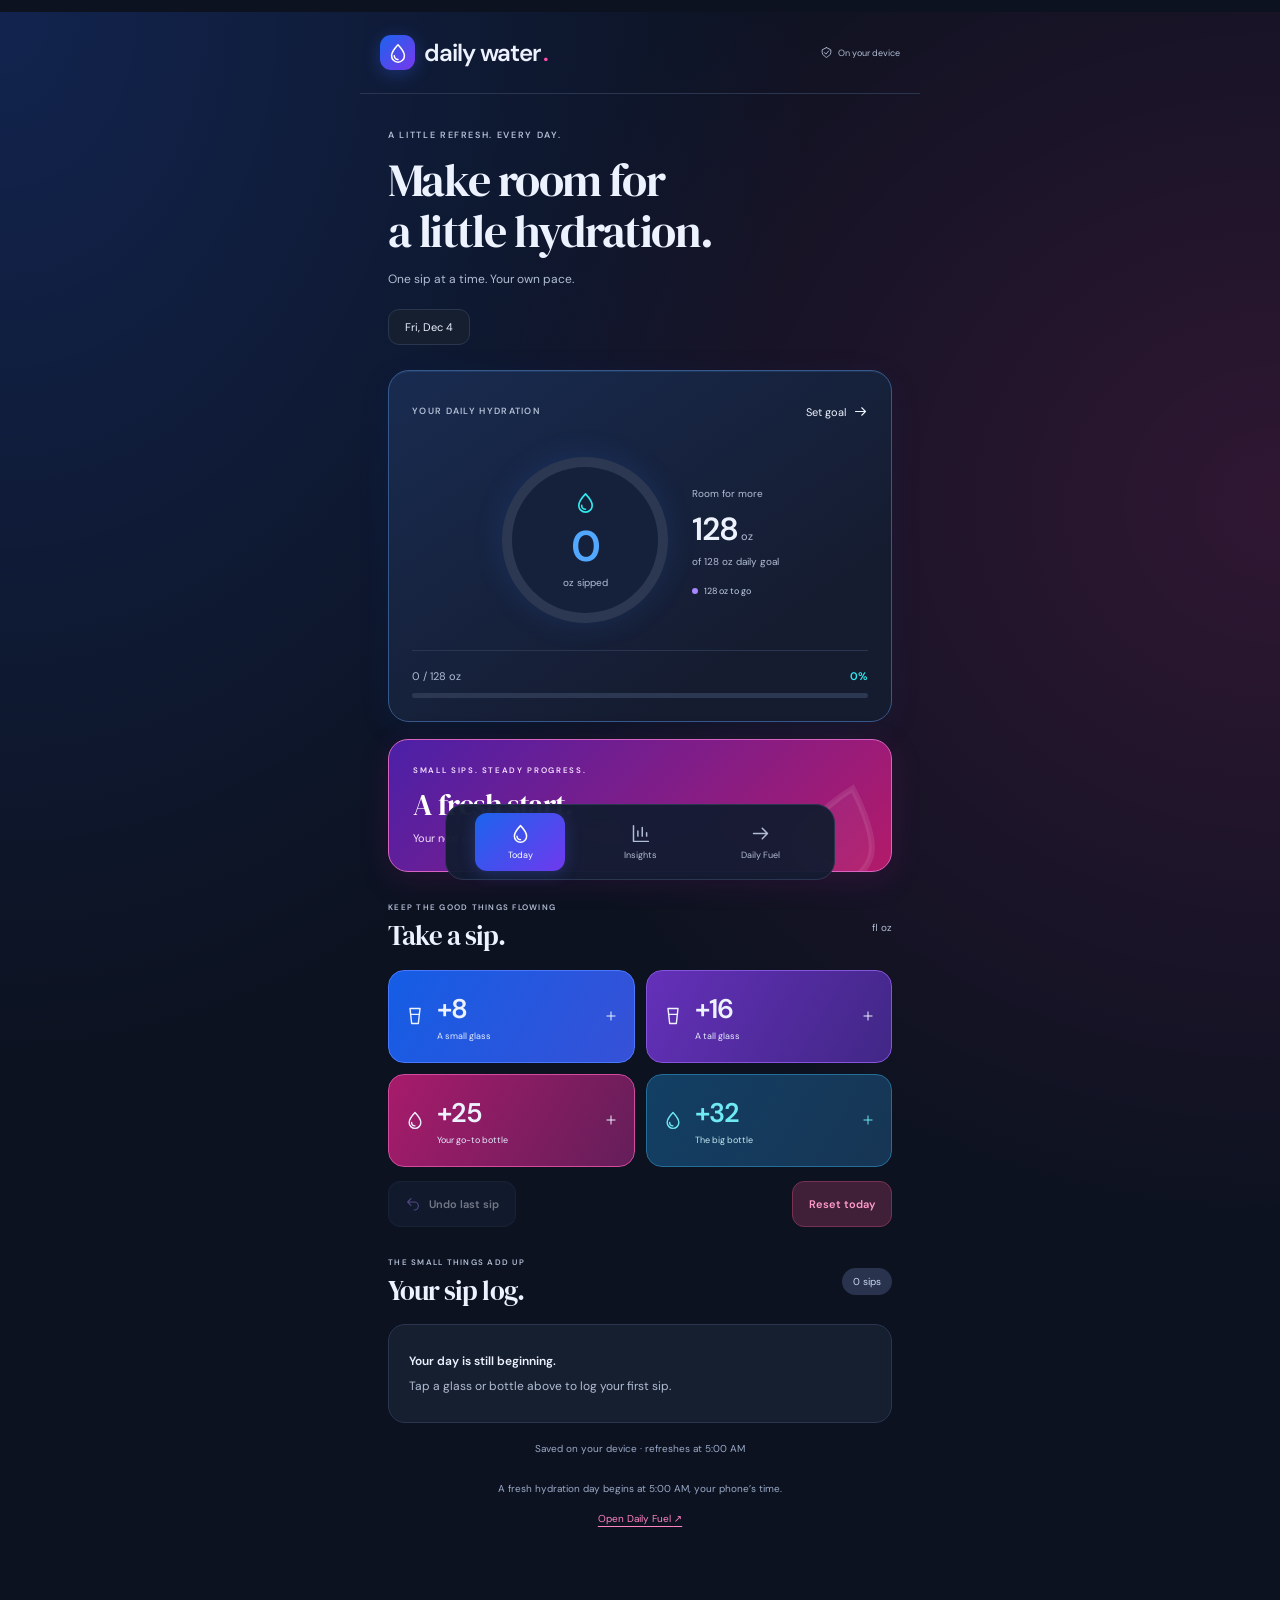
<file: index.html>
<!doctype html>
<html lang="en">
<head>
  <meta charset="UTF-8">
  <meta name="viewport" content="width=device-width, initial-scale=1, viewport-fit=cover">
  <meta name="theme-color" content="#0c1220">
  <meta name="description" content="Your hydration, one sip at a time. A vibrant water tracker with device-saved history.">
  <meta name="apple-mobile-web-app-capable" content="yes">
  <meta name="apple-mobile-web-app-status-bar-style" content="black-translucent">
  <meta name="apple-mobile-web-app-title" content="Daily Water">
  <link rel="manifest" href="manifest.json">
  <link rel="icon" href="icon.svg" type="image/svg+xml">
  <link rel="apple-touch-icon" href="180.png">
  <link rel="stylesheet" href="style.css">
  <title>Daily Water · Hydration</title>
</head>
<body>
  <svg class="svg-defs" aria-hidden="true" xmlns="http://www.w3.org/2000/svg"><defs>
    <symbol id="drop" viewBox="0 0 24 24"><path d="M12 3s-7 7.4-7 12a7 7 0 0 0 14 0c0-4.6-7-12-7-12Z"/><path d="M8 15a4 4 0 0 0 4 4"/></symbol>
    <symbol id="plus" viewBox="0 0 24 24"><path d="M12 5v14M5 12h14"/></symbol>
    <symbol id="chart" viewBox="0 0 24 24"><path d="M4 3v18h17M9 15V9m5 6V5m5 10v-4"/></symbol>
    <symbol id="undo" viewBox="0 0 24 24"><path d="m9 4-5 5 5 5M4 9h10a6 6 0 0 1 0 12"/></symbol>
    <symbol id="arrow" viewBox="0 0 24 24"><path d="M4 12h16m-6-6 6 6-6 6"/></symbol>
    <symbol id="shield" viewBox="0 0 24 24"><path d="m12 3 8 4v5c0 5-8 9-8 9s-8-4-8-9V7l8-4Z"/><path d="m8 12 3 3 5-6"/></symbol>
    <symbol id="cup" viewBox="0 0 24 24"><path d="m6 3 2 18h8l2-18H6Zm1 7h10"/></symbol>
  </defs></svg>
  <header class="brand-bar"><a class="brand" href="./"><span class="brand-mark"><svg class="icon"><use href="#drop"/></svg></span>daily water<span class="brand-dot">.</span></a><span class="device-tag"><svg class="icon"><use href="#shield"/></svg>On your device</span></header>
  <main class="pager" id="pager">
    <section class="page" id="today-page" aria-label="Today">
      <div class="app">
        <div class="page-intro"><p class="eyebrow">A LITTLE REFRESH. EVERY DAY.</p><h1>Make room for<br>a little hydration.</h1><p class="intro-copy">One sip at a time. Your own pace.</p><span class="date-pill" id="today-label">Today</span></div>
        <section class="card hydration-card" aria-label="Daily hydration">
          <div class="card-top"><p class="eyebrow">YOUR DAILY HYDRATION</p><button class="text-button" onclick="setGoalPrompt()">Set goal <svg class="icon"><use href="#arrow"/></svg></button></div>
          <div class="energy-content"><div class="ring" id="water-ring" style="--progress:0deg"><div class="ring-center"><svg class="icon ring-drop"><use href="#drop"/></svg><strong id="bigNumber">0</strong><span>oz sipped</span></div></div><div class="energy-info"><p id="remaining-label">Room for more</p><strong id="remaining-number">128<span> oz</span></strong><p>of <span id="goalText1">128</span> oz daily goal</p><span class="goal-legend"><i></i><span id="remainingText">128 oz left</span></span></div></div>
          <div class="progressWrap"><div class="progressTop"><span id="progressText">0 / 128</span><strong id="percentPill">0%</strong></div><div class="bar"><div class="fill" id="fill"></div></div></div>
        </section>
        <section class="moment-card"><div><p class="eyebrow">SMALL SIPS. STEADY PROGRESS.</p><h2 id="encouragement">A fresh start.</h2><p id="encouragement-copy">Your next glass is a good place to begin.</p></div><svg class="moment-drop"><use href="#drop"/></svg></section>
        <section aria-label="Add water"><div class="section-heading"><div><p class="eyebrow">KEEP THE GOOD THINGS FLOWING</p><h2>Take a sip.</h2></div><span class="units-label">fl oz</span></div><div class="quick-grid">
          <button class="sip sip-blue" onclick="addWater(8)" aria-label="Add 8 ounces"><svg class="icon"><use href="#cup"/></svg><span><strong>+8</strong><small>A small glass</small></span><svg class="icon add-icon"><use href="#plus"/></svg></button>
          <button class="sip sip-violet" onclick="addWater(16)" aria-label="Add 16 ounces"><svg class="icon"><use href="#cup"/></svg><span><strong>+16</strong><small>A tall glass</small></span><svg class="icon add-icon"><use href="#plus"/></svg></button>
          <button class="sip sip-pink" onclick="addWater(25)" aria-label="Add 25 ounces"><svg class="icon"><use href="#drop"/></svg><span><strong>+25</strong><small>Your go-to bottle</small></span><svg class="icon add-icon"><use href="#plus"/></svg></button>
          <button class="sip sip-cyan" onclick="addWater(32)" aria-label="Add 32 ounces"><svg class="icon"><use href="#drop"/></svg><span><strong>+32</strong><small>The big bottle</small></span><svg class="icon add-icon"><use href="#plus"/></svg></button>
        </div><div class="utility-row"><button id="undo-button" class="secondary" onclick="undoLast()"><svg class="icon"><use href="#undo"/></svg>Undo last sip</button><button class="danger" onclick="reset()">Reset today</button></div></section>
        <section><div class="section-heading"><div><p class="eyebrow">THE SMALL THINGS ADD UP</p><h2>Your sip log.</h2></div><span class="pill" id="entry-count">0 sips</span></div><div class="sip-log" id="sip-log"></div></section>
        <p class="status" id="status" role="status">Saved on your device</p><p class="page-footer">A fresh hydration day begins at 5:00 AM, your phone’s time.<br><a href="https://matthewg6.github.io/daily-fuel/">Open Daily Fuel <span aria-hidden="true">↗</span></a></p>
      </div>
    </section>
    <section class="page" id="insights-page" aria-label="Insights" inert>
      <div class="app"><div class="page-intro"><p class="eyebrow">A LITTLE PERSPECTIVE</p><h1>Find your flow.</h1><p class="intro-copy">Your hydration habits, over time.</p></div>
      <section class="card insights-card"><div class="card-top"><h2>Your rhythm.</h2><span class="pill"><i class="dot"></i><span id="goalText2">128</span> oz goal</span></div><p class="subtitle" id="weekStats">No entries yet</p><div class="chartTabs" role="group" aria-label="Chart range"><button class="tabBtn active" id="tab-day" onclick="setChartRange('day')">Day</button><button class="tabBtn" id="tab-week" onclick="setChartRange('week')">Week</button><button class="tabBtn" id="tab-month" onclick="setChartRange('month')">Month</button><button class="tabBtn" id="tab-year" onclick="setChartRange('year')">Year</button></div><div class="chart-wrap"><canvas id="insightsChart" role="img" aria-label="Water intake chart"></canvas><p id="chart-fallback" hidden>Chart unavailable. Your saved water log is still ready to use.</p></div></section>
      <section class="insights-note"><svg class="icon"><use href="#drop"/></svg><h2>Every glass adds up.</h2><p>Use Day to see individual sips. Week shows daily totals; Month and Year show averages across calendar periods, including unlogged days.</p><p>Your current goal is shown above. The hydration day starts at 5:00 AM in your device’s time zone.</p></section><button class="primary" onclick="goToPage(0)">Back to your day <svg class="icon"><use href="#arrow"/></svg></button><p class="page-footer">Your water history stays on this device.</p></div>
    </section>
  </main>
  <nav class="bottom-nav" aria-label="Main navigation"><button class="nav-item active" id="nav-today" onclick="goToPage(0)" aria-current="page"><svg class="icon"><use href="#drop"/></svg><span>Today</span></button><button class="nav-item" id="nav-insights" onclick="goToPage(1)"><svg class="icon"><use href="#chart"/></svg><span>Insights</span></button><a class="nav-item" href="https://matthewg6.github.io/daily-fuel/"><svg class="icon"><use href="#arrow"/></svg><span>Daily Fuel</span></a></nav>
  <dialog id="goal-dialog"><div class="dialog-head"><div><p class="eyebrow">MAKE IT YOURS</p><h2>Your daily target.</h2></div><button class="close-dialog" aria-label="Close goal dialog" onclick="document.getElementById('goal-dialog').close()">×</button></div><p class="intro-copy">Choose the amount that works for you. The starting goal is a preset, not a personalized recommendation.</p><form id="goal-form"><label for="goal-input">Daily water goal <span>fluid ounces</span></label><input id="goal-input" type="number" inputmode="decimal" min="1" max="10000" step="1" required><p id="goal-error" class="form-error" role="alert"></p><button class="primary" type="submit">Save my goal <svg class="icon"><use href="#arrow"/></svg></button></form></dialog>
  <dialog id="reset-dialog"><div class="dialog-head"><div><p class="eyebrow">A FRESH START</p><h2>Reset today’s sips?</h2></div><button class="close-dialog" aria-label="Close reset dialog" onclick="document.getElementById('reset-dialog').close()">×</button></div><p class="intro-copy">This removes today’s water entries. Your earlier history stays saved.</p><div class="utility-row"><button class="secondary" onclick="document.getElementById('reset-dialog').close()">Keep my sips</button><button class="danger" id="confirm-reset">Reset today</button></div></dialog>
  <div id="toast" role="status" aria-live="polite"></div>
  <script src="vendor/chart.umd.min.js"></script><script src="data.js"></script><script src="view.js"></script><script src="app.js"></script>
</body>
</html>
</file>
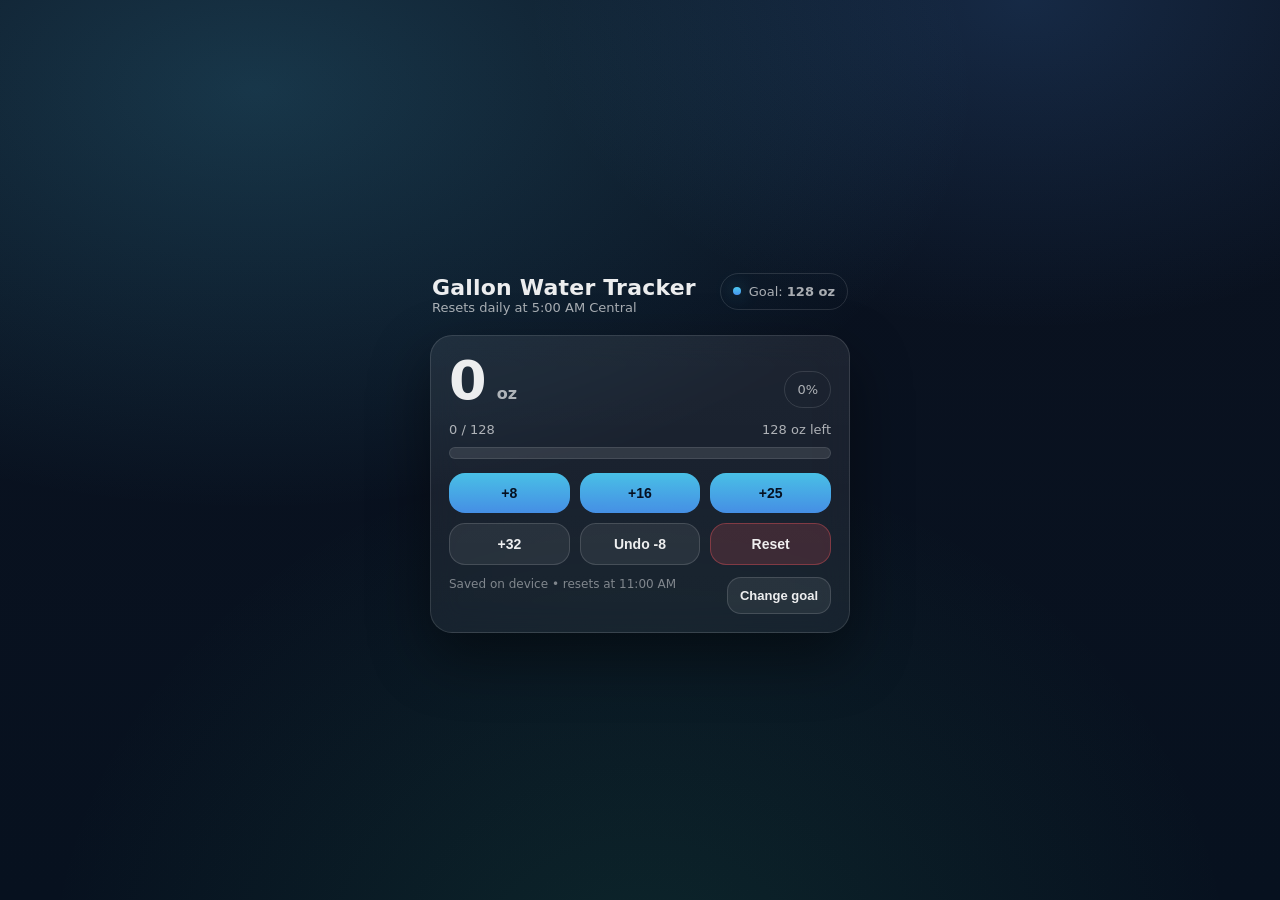
<file: watertracking.html>
<!doctype html>
<html lang="en">
  <head>
    <meta charset="UTF-8" />
    <meta
      name="viewport"
      content="width=device-width, initial-scale=1"
    />
    <title>Water Tracker</title>

    <style>
      :root {
        --bg1: #0b1220;
        --bg2: #07111f;
        --card: rgba(255, 255, 255, 0.08);
        --card2: rgba(255, 255, 255, 0.06);
        --stroke: rgba(255, 255, 255, 0.12);
        --text: rgba(255, 255, 255, 0.92);
        --muted: rgba(255, 255, 255, 0.65);
        --muted2: rgba(255, 255, 255, 0.45);

        --blue1: #4cc9f0;
        --blue2: #4895ef;
        --good: #3ddc97;
        --bad: #ff5a5f;

        --shadow: 0 24px 60px rgba(0, 0, 0, 0.45);
        --radius: 22px;
      }

      * {
        box-sizing: border-box;
      }
      html,
      body {
        height: 100%;
      }

      body {
        margin: 0;
        color: var(--text);
        font-family:
          -apple-system,
          BlinkMacSystemFont,
          "SF Pro Display",
          "SF Pro Text",
          system-ui,
          Segoe UI,
          Roboto,
          Helvetica,
          Arial,
          sans-serif;
        background:
          radial-gradient(
            1200px 700px at 20% 10%,
            rgba(76, 201, 240, 0.2),
            transparent 60%
          ),
          radial-gradient(
            900px 600px at 80% 0%,
            rgba(72, 149, 239, 0.18),
            transparent 55%
          ),
          radial-gradient(
            1000px 900px at 50% 110%,
            rgba(61, 220, 151, 0.1),
            transparent 60%
          ),
          linear-gradient(180deg, var(--bg1), var(--bg2));
        display: grid;
        place-items: center;
        padding: 22px;
      }

      .app {
        width: min(420px, 100%);
        display: grid;
        gap: 14px;
      }

      .header {
        display: flex;
        justify-content: space-between;
        align-items: baseline;
        gap: 12px;
        padding: 6px 2px;
      }

      .title {
        font-size: 22px;
        font-weight: 800;
        letter-spacing: 0.2px;
      }

      .subtitle {
        color: var(--muted);
        font-size: 13px;
      }

      .card {
        background: linear-gradient(
          180deg,
          var(--card),
          var(--card2)
        );
        border: 1px solid var(--stroke);
        border-radius: var(--radius);
        box-shadow: var(--shadow);
        padding: 18px;
        backdrop-filter: blur(14px);
        -webkit-backdrop-filter: blur(14px);
      }

      .bigRow {
        display: flex;
        align-items: flex-end;
        justify-content: space-between;
        gap: 12px;
      }

      .bigNumber {
        font-size: 54px;
        line-height: 1;
        font-weight: 900;
        letter-spacing: -1px;
      }

      .unit {
        font-size: 16px;
        font-weight: 700;
        color: var(--muted);
        margin-left: 6px;
      }

      .goalPill {
        font-size: 13px;
        color: var(--muted);
        border: 1px solid var(--stroke);
        padding: 10px 12px;
        border-radius: 999px;
        display: inline-flex;
        gap: 8px;
        align-items: center;
        white-space: nowrap;
      }

      .dot {
        width: 8px;
        height: 8px;
        border-radius: 99px;
        background: linear-gradient(
          180deg,
          var(--blue1),
          var(--blue2)
        );
        box-shadow: 0 0 18px rgba(76, 201, 240, 0.45);
      }

      .progressWrap {
        margin-top: 14px;
        display: grid;
        gap: 10px;
      }

      .progressTop {
        display: flex;
        justify-content: space-between;
        font-size: 13px;
        color: var(--muted);
      }

      .bar {
        height: 12px;
        border-radius: 999px;
        background: rgba(255, 255, 255, 0.1);
        border: 1px solid rgba(255, 255, 255, 0.1);
        overflow: hidden;
      }

      .fill {
        height: 100%;
        width: 0%;
        border-radius: 999px;
        background: linear-gradient(
          90deg,
          var(--blue1),
          var(--blue2)
        );
        box-shadow: 0 0 22px rgba(72, 149, 239, 0.45);
        transition: width 220ms ease;
      }

      .grid {
        display: grid;
        grid-template-columns: repeat(3, 1fr);
        gap: 10px;
        margin-top: 14px;
      }

      button {
        border: 1px solid rgba(255, 255, 255, 0.14);
        background: rgba(255, 255, 255, 0.1);
        color: var(--text);
        padding: 12px 12px;
        border-radius: 16px;
        font-weight: 750;
        font-size: 14px;
        cursor: pointer;
        transition:
          transform 120ms ease,
          background 120ms ease;
        -webkit-tap-highlight-color: transparent;
        user-select: none;
      }

      button:active {
        transform: scale(0.98);
      }

      .primary {
        background: linear-gradient(
          180deg,
          rgba(76, 201, 240, 0.95),
          rgba(72, 149, 239, 0.95)
        );
        border: none;
        color: #061021;
      }

      .ghost {
        background: rgba(255, 255, 255, 0.07);
      }

      .danger {
        background: rgba(255, 90, 95, 0.16);
        border: 1px solid rgba(255, 90, 95, 0.35);
      }

      .footerRow {
        display: flex;
        justify-content: space-between;
        gap: 10px;
        margin-top: 12px;
        flex-wrap: wrap;
      }

      .status {
        color: var(--muted2);
        font-size: 12px;
      }

      .tinyBtn {
        padding: 10px 12px;
        border-radius: 14px;
        font-weight: 750;
        font-size: 13px;
      }
    </style>
  </head>

  <body>
    <div class="app">
      <div class="header">
        <div>
          <div class="title">Gallon Water Tracker</div>
          <div class="subtitle">Resets daily at 5:00 AM Central</div>
        </div>
        <div class="goalPill">
          <span class="dot"></span>
          <span>Goal: <strong>128 oz</strong></span>
        </div>
      </div>

      <div class="card">
        <div class="bigRow">
          <div>
            <span class="bigNumber" id="bigNumber">0</span>
            <span class="unit">oz</span>
          </div>
          <div class="goalPill" id="percentPill">0%</div>
        </div>

        <div class="progressWrap">
          <div class="progressTop">
            <span id="progressText">0 / 128</span>
            <span id="remainingText">128 oz left</span>
          </div>
          <div class="bar">
            <div class="fill" id="fill"></div>
          </div>
        </div>

        <div class="grid">
          <button class="primary" onclick="addWater(8)">+8</button>
          <button class="primary" onclick="addWater(16)">+16</button>
          <button class="primary" onclick="addWater(25)">+25</button>

          <button class="ghost" onclick="addWater(32)">+32</button>
          <button class="ghost" onclick="subtractWater(8)">
            Undo -8
          </button>
          <button class="danger" onclick="reset()">Reset</button>
        </div>

        <div class="footerRow">
          <div class="status" id="status">Saved on device</div>
          <button class="tinyBtn ghost" onclick="setGoalPrompt()">
            Change goal
          </button>
        </div>
      </div>
    </div>

    <script>
      let oz = 0;
      let goalOz = 128;

      function computeNext5amCentralExpiry() {
        const now = new Date();
        const fmt = new Intl.DateTimeFormat("en-US", {
          timeZone: "America/Chicago",
          year: "numeric",
          month: "numeric",
          day: "numeric",
          hour: "numeric",
          minute: "numeric",
          second: "numeric",
          hour12: false,
        });

        const parts = fmt.formatToParts(now).reduce((acc, p) => {
          if (p.type !== "literal") acc[p.type] = p.value;
          return acc;
        }, {});

        const centralYear = parseInt(parts.year, 10);
        const centralMonth = parseInt(parts.month, 10);
        const centralDay = parseInt(parts.day, 10);
        const centralHour = parseInt(parts.hour, 10);
        const centralMinute = parseInt(parts.minute, 10);
        const centralSecond = parseInt(parts.second, 10);

        let target = new Date(
          centralYear,
          centralMonth - 1,
          centralDay,
        );
        if (centralHour >= 5) target.setDate(target.getDate() + 1);

        const targetYear = target.getFullYear();
        const targetMonth = target.getMonth();
        const targetDayNum = target.getDate();

        const localForCentralNow = new Date(
          centralYear,
          centralMonth - 1,
          centralDay,
          centralHour,
          centralMinute,
          centralSecond,
        );

        const offsetMs = Date.now() - localForCentralNow.getTime();

        const localForTarget5am = new Date(
          targetYear,
          targetMonth,
          targetDayNum,
          5,
          0,
          0,
        );

        let expiryMs = localForTarget5am.getTime() + offsetMs;
        if (expiryMs <= Date.now()) expiryMs += 24 * 60 * 60 * 1000;
        return expiryMs;
      }

      function saveState() {
        try {
          localStorage.setItem("water_oz", String(oz));
          localStorage.setItem("water_goal", String(goalOz));

          let expiry = parseInt(
            localStorage.getItem("water_expiry"),
            10,
          );
          if (!expiry || expiry <= Date.now()) {
            expiry = computeNext5amCentralExpiry();
            localStorage.setItem("water_expiry", String(expiry));
          }
        } catch (e) {}
      }

      function loadState() {
        try {
          const expiry = parseInt(
            localStorage.getItem("water_expiry"),
            10,
          );
          if (!expiry || expiry <= Date.now()) {
            localStorage.removeItem("water_oz");
            localStorage.setItem(
              "water_expiry",
              String(computeNext5amCentralExpiry()),
            );
            oz = 0;
          } else {
            const stored = localStorage.getItem("water_oz");
            oz = stored ? parseInt(stored, 10) || 0 : 0;
          }

          const g = localStorage.getItem("water_goal");
          goalOz = g ? Math.max(1, parseInt(g, 10) || 128) : 128;
        } catch (e) {
          oz = 0;
          goalOz = 128;
        }
      }

      function clamp(n, min, max) {
        return Math.min(max, Math.max(min, n));
      }

      function updateUI() {
        const bigNumber = document.getElementById("bigNumber");
        const progressText = document.getElementById("progressText");
        const remainingText =
          document.getElementById("remainingText");
        const fill = document.getElementById("fill");
        const percentPill = document.getElementById("percentPill");
        const status = document.getElementById("status");

        const pct = clamp((oz / goalOz) * 100, 0, 999);
        bigNumber.textContent = oz;
        progressText.textContent = `${oz} / ${goalOz}`;
        percentPill.textContent = `${Math.floor(pct)}%`;

        const remaining = Math.max(0, goalOz - oz);
        remainingText.textContent =
          remaining === 0 ? "Goal hit 🎉" : `${remaining} oz left`;

        fill.style.width = `${clamp((oz / goalOz) * 100, 0, 100)}%`;

        // show next reset time (approx) from stored expiry
        const exp = parseInt(
          localStorage.getItem("water_expiry") || "0",
          10,
        );
        if (exp) {
          const d = new Date(exp);
          status.textContent = `Saved on device • resets at ${d.toLocaleTimeString([], { hour: "numeric", minute: "2-digit" })}`;
        } else {
          status.textContent = "Saved on device";
        }

        saveState();
      }

      function addWater(amount) {
        oz += amount;
        updateUI();
      }

      function subtractWater(amount) {
        oz = Math.max(0, oz - amount);
        updateUI();
      }

      function reset() {
        oz = 0;
        // reset expiry too so it recalculates cleanly
        localStorage.setItem(
          "water_expiry",
          String(computeNext5amCentralExpiry()),
        );
        updateUI();
      }

      function setGoalPrompt() {
        const input = prompt("Set daily goal (oz):", String(goalOz));
        if (!input) return;
        const val = parseInt(input, 10);
        if (!Number.isFinite(val) || val <= 0) return;
        goalOz = val;
        updateUI();
      }

      loadState();
      document.addEventListener("DOMContentLoaded", () => {
        updateUI();
      });
    </script>
  </body>
</html>
</file>
<file: style.css>
@font-face{font-family:'DM Sans';src:url('fonts/dm-sans-400.woff2') format('woff2');font-weight:400;font-display:swap}
@font-face{font-family:'DM Sans';src:url('fonts/dm-sans-600.woff2') format('woff2');font-weight:600 900;font-display:swap}
@font-face{font-family:'DM Serif Display';src:url('fonts/dm-serif-display-400.woff2') format('woff2');font-weight:400;font-display:swap}
:root{color-scheme:dark;--text:#edf2ff;--muted:#b1bdd3;--muted2:#9aaac7;--blue1:#32e9ef;--blue2:#287bfd;--pink:#ff4fa7;--violet:#a986ff;--surface:#151f30;--stroke:#2a3650;font-family:'DM Sans',system-ui,sans-serif;color:var(--text);background:#0c1220;font-synthesis:none}
*{box-sizing:border-box}body{margin:0;min-height:100dvh;background:radial-gradient(ellipse at 0% 0%,#2868ff35,transparent 45%),radial-gradient(ellipse at 100% 30%,#ff329c25,transparent 45%),#0c1220}button,input,a{font:inherit;-webkit-tap-highlight-color:transparent}button{cursor:pointer;color:inherit;border:0;background:none}button:disabled{opacity:.45;cursor:default}button:focus-visible,a:focus-visible{outline:3px solid var(--blue1);outline-offset:4px}input:focus{outline:2px solid var(--pink);outline-offset:2px}button:active{transform:scale(.98)}a{color:#67b6ff;text-underline-offset:4px}h1,h2,p{margin:0}h1,h2{font-family:'DM Serif Display',Georgia,serif;font-weight:400;letter-spacing:-.035em}h1{font-size:42px;line-height:1.13}h2{font-size:27px;line-height:1.2}.svg-defs{position:absolute;width:0;height:0;overflow:hidden}.icon{width:22px;height:22px;fill:none;stroke:currentColor;stroke-width:1.7;stroke-linecap:round;stroke-linejoin:round;flex-shrink:0;vertical-align:middle}
.brand-bar{max-width:560px;margin:auto;padding:23px 20px;display:flex;align-items:center;justify-content:space-between;gap:12px;border-bottom:1px solid var(--stroke)}.brand{display:inline-flex;align-items:center;gap:9px;color:var(--text);text-decoration:none;font-size:24px;font-weight:600;letter-spacing:-1px}.brand-mark{display:grid;place-items:center;background:linear-gradient(135deg,#1b63ed,#7938ed);color:white;width:35px;height:35px;border-radius:11px;box-shadow:0 4px 18px #3869ff50}.brand-dot{color:var(--pink);margin-left:-7px}.device-tag{display:flex;align-items:center;gap:5px;font-size:9px;color:var(--muted);white-space:nowrap}.device-tag .icon{width:13px;height:13px}.pager{max-width:560px;margin:auto;display:flex;overflow-x:auto;overflow-y:hidden;scroll-snap-type:x mandatory;scrollbar-width:none;align-items:flex-start}.pager::-webkit-scrollbar{display:none}.page{flex:0 0 100%;min-width:0;scroll-snap-align:start;padding:30px 20px 115px}.app{display:grid;gap:17px;min-width:0}.page-intro{margin-bottom:8px}.eyebrow{font-size:9px;letter-spacing:1.65px;font-weight:600;line-height:1.5;color:var(--muted);margin-bottom:11px}.intro-copy{margin-top:12px;font-size:12px;line-height:1.7;color:var(--muted)}.date-pill{display:inline-block;padding:10px 16px;margin-top:19px;border:1px solid var(--stroke);border-radius:11px;background:var(--surface);font-size:11px}.card{background:var(--surface);border:1px solid var(--stroke);border-radius:21px;padding:23px}.hydration-card{background:linear-gradient(145deg,#182b50,#151c30 75%);border-color:#37588a;box-shadow:inset 0 1px 0 #52a8ff20,0 8px 36px #1551d012}.card-top{display:flex;justify-content:space-between;align-items:center;gap:12px}.card-top .eyebrow{margin:0;font-size:9px;letter-spacing:1.3px}.text-button{font-size:11px;display:flex;gap:7px;align-items:center;min-height:36px;padding:0;white-space:nowrap}.text-button .icon{width:15px;height:15px}.energy-content{display:flex;justify-content:center;align-items:center;gap:24px;padding:27px 0}.ring{width:166px;height:166px;flex-shrink:0;border-radius:50%;padding:10px;background:conic-gradient(var(--blue1) var(--progress),#2c3851 0deg);transform:rotate(-35deg);box-shadow:0 0 30px #387bff25}.ring-center{transform:rotate(35deg);border-radius:50%;height:100%;background:#15213b;display:flex;flex-direction:column;align-items:center;justify-content:center}.ring-drop{color:var(--blue1);width:23px;height:23px;margin-bottom:8px}.ring-center strong{font-size:43px;letter-spacing:-2px;line-height:1.15;color:#52a8ff;font-weight:600;font-variant-numeric:tabular-nums}.ring-center>span{font-size:10px;color:var(--muted);margin-top:5px}.energy-info>p:first-child{font-size:10px;color:var(--muted);margin-bottom:8px}.energy-info>strong{display:block;font-size:32px;font-weight:600;letter-spacing:-1px;font-variant-numeric:tabular-nums}.energy-info>strong>span{font-size:11px;letter-spacing:0;font-weight:400;color:var(--muted)}.energy-info>p{font-size:10px;color:var(--muted);margin-top:5px}.goal-legend{display:flex;gap:6px;align-items:center;font-size:9px;color:#c0cde4;margin-top:17px}.goal-legend i,.dot{display:inline-block;width:6px;height:6px;background:var(--violet);border-radius:50%;flex-shrink:0}.progressWrap{border-top:1px solid var(--stroke);padding-top:18px}.progressTop{display:flex;justify-content:space-between;align-items:center;font-size:11px;color:var(--muted);margin-bottom:10px}.progressTop strong{color:var(--blue1);font-weight:600}.bar{height:5px;background:#2c3851;border-radius:8px;overflow:hidden}.fill{height:100%;width:0;background:linear-gradient(90deg,#237bfd,#32e9ef);border-radius:8px;transition:width .2s}
.moment-card{position:relative;overflow:hidden;background:linear-gradient(135deg,#4b20a8,#b31a69);border:1px solid #d864c2;border-radius:20px;padding:24px;box-shadow:0 8px 32px #b51e9f25}.moment-card .eyebrow{color:#f4dfff;font-size:8px}.moment-card h2{font-size:30px;color:white}.moment-card p:last-child{color:#f4dfff;font-size:11px;margin-top:7px;line-height:1.6;max-width:260px}.moment-drop{position:absolute;right:-10px;bottom:-21px;width:120px;height:120px;fill:#ffffff0b;stroke:#ffffff18;stroke-width:1.2;transform:rotate(15deg)}.section-heading{display:flex;align-items:center;justify-content:space-between;gap:12px;margin:12px 0 17px}.section-heading .eyebrow{font-size:8px;margin-bottom:7px;letter-spacing:1.25px}.units-label{font-size:10px;color:var(--muted)}.quick-grid{display:grid;grid-template-columns:1fr 1fr;gap:11px}.sip{display:flex;align-items:center;gap:12px;text-align:left;border:1px solid #3869a8;border-radius:16px;padding:17px 16px;min-height:93px;transition:transform .15s,filter .15s}.sip:hover{filter:brightness(1.12)}.sip>span{flex:1}.sip strong{display:block;font-size:27px;font-weight:600;letter-spacing:-1px}.sip small{display:block;font-size:9px;margin-top:4px;color:#e4eaff}.sip>.icon:first-child{width:20px;height:20px}.sip .add-icon{width:14px;height:14px}.sip-blue{background:linear-gradient(120deg,#155de5,#3651d7);border-color:#4978ff}.sip-violet{background:linear-gradient(120deg,#6430b9,#412786);border-color:#8554dc}.sip-pink{background:linear-gradient(120deg,#a71b6b,#641e59);border-color:#d34b9d}.sip-cyan{background:linear-gradient(120deg,#123f64,#173554);border-color:#246e99;color:#6fe9f3}.sip-cyan small{color:#c1e7f0}.utility-row{display:flex;justify-content:space-between;align-items:center;gap:10px;margin-top:14px}.secondary,.danger,.primary{display:inline-flex;justify-content:center;align-items:center;gap:8px;min-height:46px;padding:12px 16px;border-radius:12px;font-size:11px;font-weight:600}.secondary{background:#18243b;border:1px solid var(--stroke)}.secondary .icon{width:16px;height:16px;color:#a986ff}.danger{color:#ff9aca;background:#402039;border:1px solid #773251}.primary{background:linear-gradient(115deg,#1b63ed,#7039ed);color:white;box-shadow:0 5px 20px #3157ed30}.primary .icon{width:17px;height:17px}.pill{display:inline-flex;align-items:center;gap:6px;font-size:10px;white-space:nowrap;background:#29334d;color:#c9d7ef;padding:7px 11px;border-radius:20px}.sip-log{background:var(--surface);border:1px solid var(--stroke);border-radius:17px;overflow:hidden}.log-entry{display:flex;align-items:center;justify-content:space-between;gap:12px;padding:16px 18px;border-bottom:1px solid var(--stroke)}.log-entry:last-child{border:0}.log-entry>span{display:flex;align-items:center;gap:12px}.log-icon{display:grid;place-items:center;width:34px;height:34px;color:var(--blue1);background:#173864;border-radius:10px}.log-icon .icon{width:18px;height:18px}.log-time{font-size:12px;color:#c5d0e7}.log-entry strong{font-size:16px;color:#67b6ff;font-weight:600}.log-entry strong small{font-size:10px;font-weight:400;color:var(--muted)}.empty-log{padding:26px 20px;font-size:12px;line-height:1.7;color:var(--muted)}.empty-log strong{display:block;color:var(--text);font-weight:600;margin-bottom:4px}.status{text-align:center;font-size:10px;color:var(--muted2);line-height:1.7}.page-footer{text-align:center;font-size:10px;line-height:1.8;color:var(--muted2);margin-top:6px}.page-footer a{display:inline-block;margin-top:12px;color:#ff83c3}.bottom-nav{position:fixed;bottom:0;left:50%;transform:translateX(-50%);width:min(560px,100%);display:flex;justify-content:space-around;padding:8px 14px calc(8px + env(safe-area-inset-bottom));background:#121c30f0;backdrop-filter:blur(20px);border-top:1px solid var(--stroke);z-index:10}.nav-item{display:flex;flex-direction:column;align-items:center;gap:5px;font-size:9px;min-width:90px;padding:10px 15px;border-radius:12px;color:var(--muted);text-decoration:none}.nav-item .icon{width:21px;height:21px}.nav-item.active{background:linear-gradient(135deg,#1b63ed,#7039ed);box-shadow:0 3px 16px #426bff40;color:white}
.subtitle{font-size:12px;color:var(--muted);line-height:1.7;margin-top:14px}.chartTabs{display:grid;grid-template-columns:repeat(4,1fr);gap:5px;padding:5px;border-radius:12px;background:#10192a;margin-top:21px}.tabBtn{font-size:11px;min-height:44px;padding:8px;border-radius:9px;color:var(--muted)}.tabBtn.active{background:linear-gradient(115deg,#1b63ed,#7039ed);color:white}.chart-wrap{position:relative;height:260px;margin-top:27px}.chart-wrap canvas{max-width:100%}.chart-wrap p{font-size:12px;color:var(--muted);line-height:1.7}.insights-note{padding:24px 8px;text-align:center}.insights-note>.icon{width:32px;height:32px;color:var(--blue1);margin-bottom:15px}.insights-note h2{font-size:29px}.insights-note p{font-size:12px;color:var(--muted);line-height:1.8;margin:14px auto 0;max-width:380px}
dialog{width:min(480px,calc(100% - 24px));border:1px solid var(--stroke);border-radius:22px;background:var(--surface);color:inherit;padding:26px;max-height:88dvh;overflow:auto;box-shadow:0 24px 100px #00000080}dialog::backdrop{background:#040815b8;backdrop-filter:blur(5px)}.dialog-head{display:flex;align-items:flex-start;justify-content:space-between;gap:12px}.dialog-head h2{font-size:31px}.dialog-head .eyebrow{font-size:8px;margin-bottom:8px}.close-dialog{font-size:28px;line-height:1;min-width:44px;min-height:44px;margin:-8px -8px 0 0}form{margin-top:23px}form label{display:block;font-size:12px;font-weight:600}form label span{font-weight:400;font-size:10px;color:var(--muted);margin-left:5px}form input{width:100%;margin-top:9px;padding:13px;border:1px solid #354361;border-radius:11px;background:#10192a;color:inherit;font-size:22px}form .primary{width:100%;margin-top:20px;font-size:12px}.form-error{font-size:11px;color:#ffb0cf;margin-top:10px}#toast{position:fixed;bottom:calc(97px + env(safe-area-inset-bottom));left:50%;transform:translateX(-50%);background:#293754;color:#edf2ff;font-size:12px;padding:13px 19px;border-radius:13px;z-index:30;box-shadow:0 8px 30px #00000050;max-width:calc(100% - 32px);width:max-content;line-height:1.5;display:none}#toast.visible{display:block}
@media(min-width:700px){.brand-bar{margin-top:12px}.bottom-nav{bottom:20px;border:1px solid var(--stroke);border-radius:19px;max-width:390px}.page{padding:35px 28px 125px}h1{font-size:46px}}
@media(max-width:420px){h1{font-size:36px}.brand{font-size:23px}.brand-mark{width:31px;height:31px}.card{padding:21px}.ring{width:148px;height:148px;padding:9px}.energy-content{gap:20px}.energy-info>strong{font-size:29px}.ring-center strong{font-size:38px}.sip{padding:16px 12px;gap:9px}.sip strong{font-size:26px}.sip small{font-size:8px}.sip>.icon:first-child{width:18px;height:18px}.sip .add-icon{width:12px;height:12px}.moment-card{padding:22px}.moment-card p:last-child{max-width:240px}.brand-bar{padding:23px 20px}.page{padding-top:29px}}
@media(max-width:350px){.page{padding-left:14px;padding-right:14px}.brand-bar{padding-left:14px;padding-right:14px}.brand{font-size:21px}.device-tag{font-size:8px}.ring{width:131px;height:131px}.energy-content{gap:16px}.energy-info>strong{font-size:26px}.sip .add-icon{display:none}.nav-item{min-width:83px}h1{font-size:32px}}
@media(prefers-reduced-motion:reduce){*,*::before,*::after{transition:none!important;animation:none!important;scroll-behavior:auto!important}}
</file>
